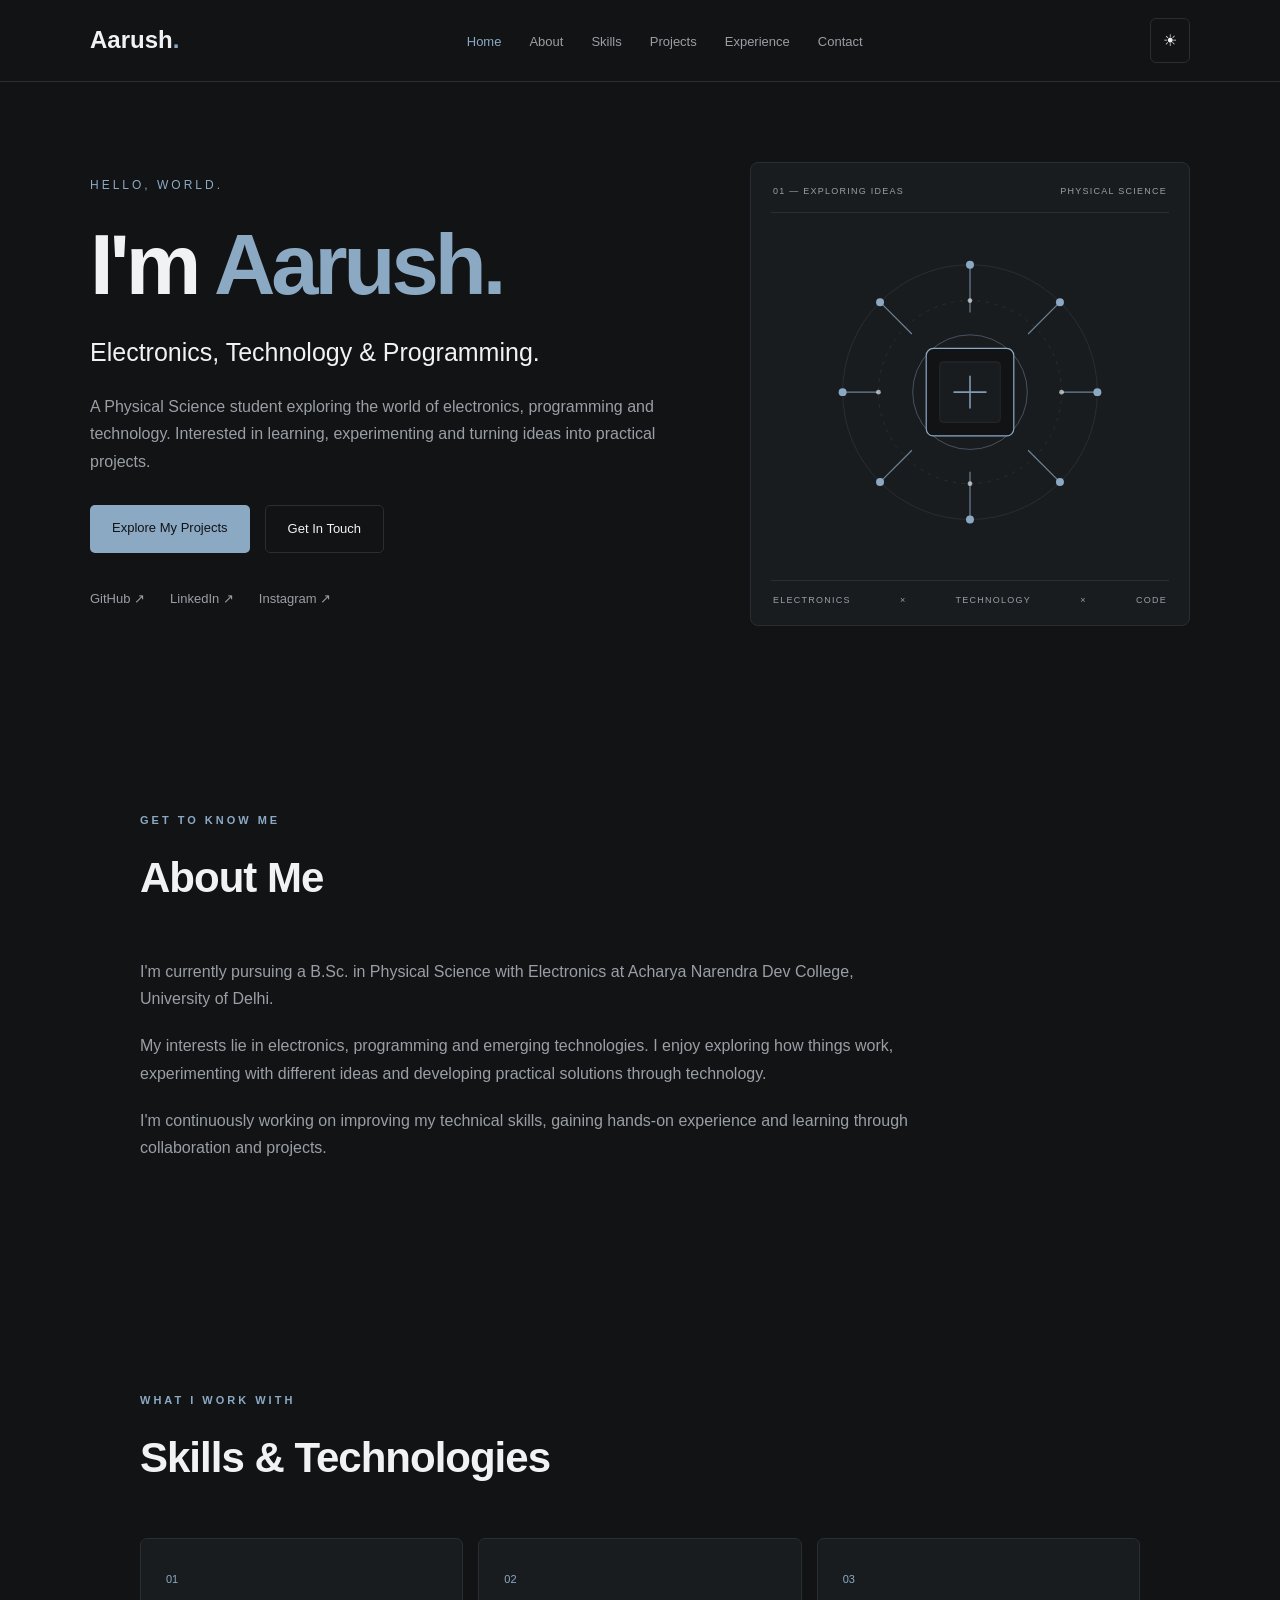
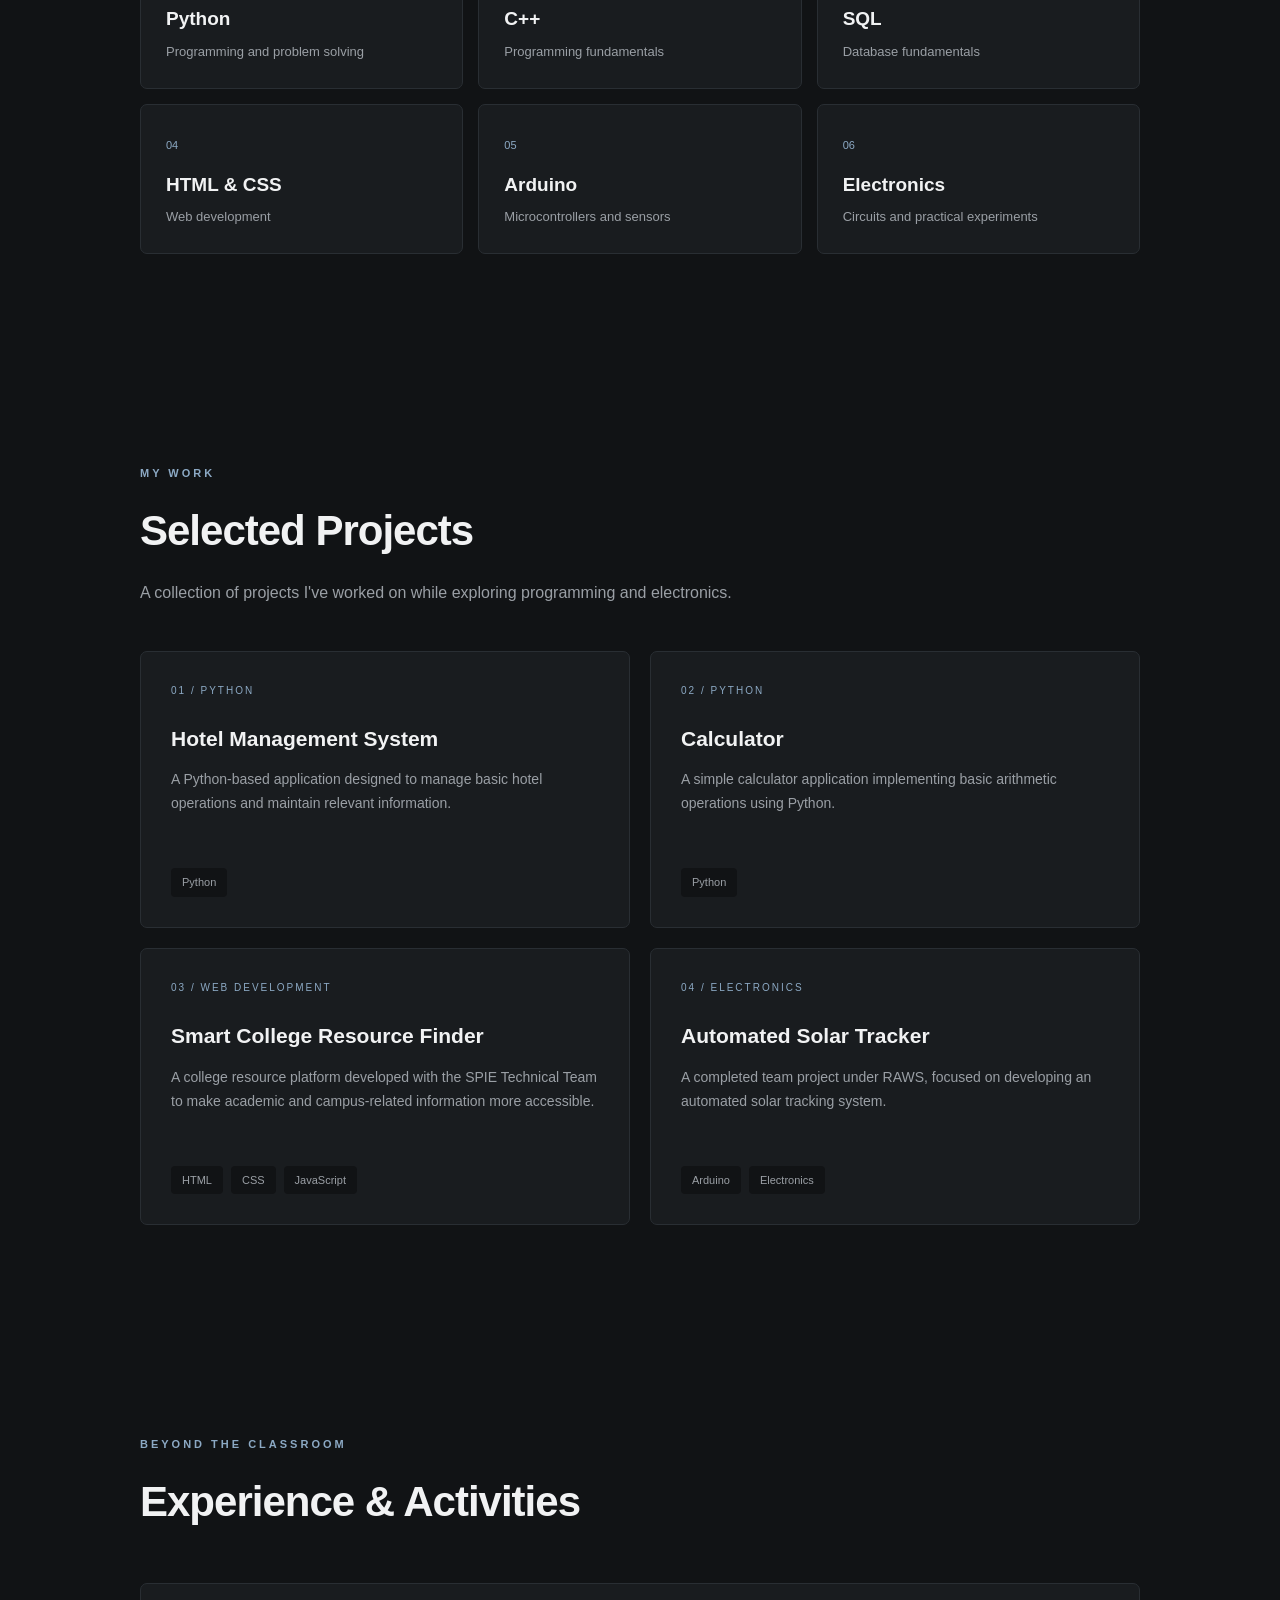
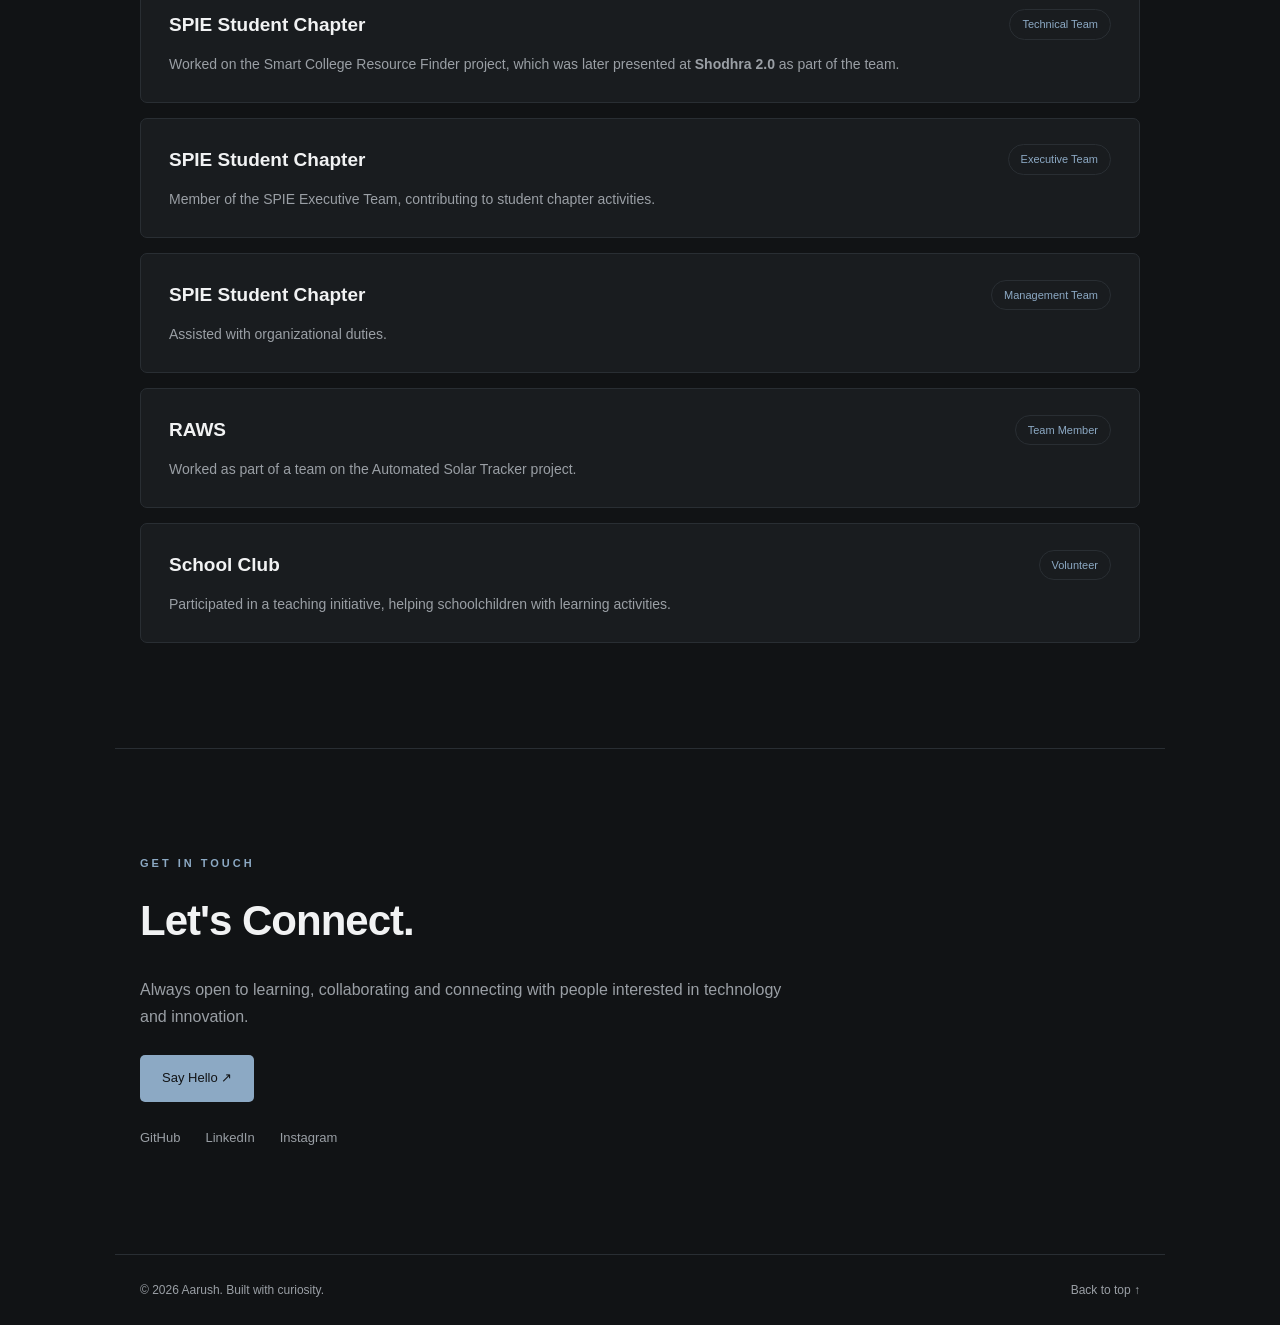
<file: index.html>
<!DOCTYPE html>
<html lang="en">

<head>
    <meta charset="UTF-8">
    <meta name="viewport" content="width=device-width, initial-scale=1.0">

    <meta name="description" content="Aarush's personal portfolio showcasing projects, skills, and experience in electronics and technology.">

    <title>Aarush | Personal Portfolio</title>

    <link rel="stylesheet" href="style.css">
</head>

<body>

    <!-- NAVIGATION -->
    <header>
        <nav class="navbar">

            <a href="#home" class="logo">Aarush<span>.</span></a>

            <ul class="nav-links" id="nav-links">
                <li><a href="#home">Home</a></li>
                <li><a href="#about">About</a></li>
                <li><a href="#skills">Skills</a></li>
                <li><a href="#projects">Projects</a></li>
                <li><a href="#experience">Experience</a></li>
                <li><a href="#contact">Contact</a></li>
            </ul>

            <div class="nav-actions">

                <button id="theme-toggle" aria-label="Toggle theme">
                    ☀
                </button>

                <button class="menu-toggle" id="menu-toggle"
                    aria-label="Toggle navigation" aria-expanded="false">
                    ☰
                </button>

            </div>

        </nav>
    </header>


    <main>

        <!-- HOME -->
        <section id="home" class="home section">

            <div class="home-inner">

                <div class="home-content reveal">
                    <p class="greeting">HELLO, WORLD.</p>

                    <h1>I'm <span>Aarush.</span></h1>

                    <h2>Electronics, Technology &amp; Programming.</h2>

                    <p class="intro">
                        A Physical Science student exploring the world
                        of electronics, programming and technology.
                        Interested in learning, experimenting and
                        turning ideas into practical projects.
                    </p>

                    <div class="home-buttons">
                        <a href="#projects" class="btn primary-btn">
                            Explore My Projects
                        </a>

                        <a href="#contact" class="btn secondary-btn">
                            Get In Touch
                        </a>
                    </div>

                    <div class="social-links">
                        <a href="https://github.com/17aar" target="_blank"
                           rel="noopener noreferrer">GitHub ↗</a>
                        <a href="https://www.linkedin.com/in/17aar/" target="_blank"
                           rel="noopener noreferrer">LinkedIn ↗</a>
                        <a href="https://www.instagram.com/17aarush/" target="_blank"
                           rel="noopener noreferrer">Instagram ↗</a>
                    </div>
                </div>

                <div class="hero-art reveal" aria-label="Abstract electronics-inspired geometric illustration">
                    <div class="art-topline">
                        <span>01 — EXPLORING IDEAS</span>
                        <span>PHYSICAL SCIENCE</span>
                    </div>

                    <svg class="circuit-art" viewBox="0 0 500 440"
                         role="img" aria-labelledby="circuit-title"
                         xmlns="http://www.w3.org/2000/svg">
                        <title id="circuit-title">Abstract circuit and geometric illustration</title>

                        <circle cx="250" cy="215" r="160" class="orbit orbit-one"/>
                        <circle cx="250" cy="215" r="115" class="orbit orbit-two"/>
                        <circle cx="250" cy="215" r="72" class="orbit orbit-three"/>

                        <g class="circuit-lines">
                            <path d="M250 55 V115 M250 315 V375"/>
                            <path d="M90 215 H135 M365 215 H410"/>
                            <path d="M137 102 L177 142 M323 288 L363 328"/>
                            <path d="M137 328 L177 288 M323 142 L363 102"/>
                        </g>

                        <rect x="195" y="160" width="110" height="110"
                              rx="9" class="chip"/>
                        <rect x="212" y="177" width="76" height="76"
                              rx="4" class="chip-inner"/>
                        <path d="M230 215 H270 M250 195 V235" class="chip-detail"/>

                        <g class="nodes">
                            <circle cx="250" cy="55" r="5"/>
                            <circle cx="250" cy="375" r="5"/>
                            <circle cx="90" cy="215" r="5"/>
                            <circle cx="410" cy="215" r="5"/>
                            <circle cx="137" cy="102" r="5"/>
                            <circle cx="363" cy="328" r="5"/>
                            <circle cx="137" cy="328" r="5"/>
                            <circle cx="363" cy="102" r="5"/>
                        </g>

                        <g class="small-points">
                            <circle cx="250" cy="100" r="3"/>
                            <circle cx="250" cy="330" r="3"/>
                            <circle cx="135" cy="215" r="3"/>
                            <circle cx="365" cy="215" r="3"/>
                        </g>
                    </svg>

                    <div class="art-bottomline">
                        <span>ELECTRONICS</span>
                        <span>×</span>
                        <span>TECHNOLOGY</span>
                        <span>×</span>
                        <span>CODE</span>
                    </div>
                </div>

            </div>
        </section>


        <!-- ABOUT -->
        <section id="about" class="section">

            <div class="section-heading reveal">
                <p class="section-label">GET TO KNOW ME</p>
                <h2>About Me</h2>
            </div>

            <div class="about-content reveal">

                <p>
                    I'm currently pursuing a B.Sc. in Physical Science
                    with Electronics at Acharya Narendra Dev College,
                    University of Delhi.
                </p>

                <p>
                    My interests lie in electronics, programming and
                    emerging technologies. I enjoy exploring how
                    things work, experimenting with different ideas
                    and developing practical solutions through
                    technology.
                </p>

                <p>
                    I'm continuously working on improving my
                    technical skills, gaining hands-on experience
                    and learning through collaboration and projects.
                </p>

            </div>

        </section>


        <!-- SKILLS -->
        <section id="skills" class="section">

            <div class="section-heading reveal">
                <p class="section-label">WHAT I WORK WITH</p>
                <h2>Skills & Technologies</h2>
            </div>

            <div class="skills-grid reveal">

                <div class="skill-card">
                    <span>01</span>
                    <h3>Python</h3>
                    <p>Programming and problem solving</p>
                </div>

                <div class="skill-card">
                    <span>02</span>
                    <h3>C++</h3>
                    <p>Programming fundamentals</p>
                </div>

                <div class="skill-card">
                    <span>03</span>
                    <h3>SQL</h3>
                    <p>Database fundamentals</p>
                </div>

                <div class="skill-card">
                    <span>04</span>
                    <h3>HTML & CSS</h3>
                    <p>Web development</p>
                </div>

                <div class="skill-card">
                    <span>05</span>
                    <h3>Arduino</h3>
                    <p>Microcontrollers and sensors</p>
                </div>

                <div class="skill-card">
                    <span>06</span>
                    <h3>Electronics</h3>
                    <p>Circuits and practical experiments</p>
                </div>

            </div>

        </section>


        <!-- PROJECTS -->
        <section id="projects" class="section">

            <div class="section-heading reveal">
                <p class="section-label">MY WORK</p>
                <h2>Selected Projects</h2>
                <p class="section-description">
                    A collection of projects I've worked on
                    while exploring programming and electronics.
                </p>
            </div>

            <div class="projects-grid reveal">

                <article class="project-card">

                    <div class="project-number">01 / PYTHON</div>

                    <h3>Hotel Management System</h3>

                    <p>
                        A Python-based application designed to
                        manage basic hotel operations and
                        maintain relevant information.
                    </p>

                    <div class="tags">
                        <span>Python</span>
                    </div>

                </article>


                <article class="project-card">

                    <div class="project-number">02 / PYTHON</div>

                    <h3>Calculator</h3>

                    <p>
                        A simple calculator application
                        implementing basic arithmetic
                        operations using Python.
                    </p>

                    <div class="tags">
                        <span>Python</span>
                    </div>

                </article>


                <article class="project-card">

                    <div class="project-number">03 / WEB DEVELOPMENT</div>

                    <h3>Smart College Resource Finder</h3>

                    <p>
                        A college resource platform developed
                        with the SPIE Technical Team to make
                        academic and campus-related information
                        more accessible.
                    </p>

                    <div class="tags">
                        <span>HTML</span>
                        <span>CSS</span>
                        <span>JavaScript</span>
                    </div>

                </article>


                <article class="project-card">

                    <div class="project-number">04 / ELECTRONICS</div>

                    <h3>Automated Solar Tracker</h3>

                    <p>
                        A completed team project under RAWS,
                        focused on developing an automated
                        solar tracking system.
                    </p>

                    <div class="tags">
                        <span>Arduino</span>
                        <span>Electronics</span>
                    </div>

                </article>

            </div>

        </section>


        <!-- EXPERIENCE -->
        <section id="experience" class="section">

            <div class="section-heading reveal">
                <p class="section-label">BEYOND THE CLASSROOM</p>
                <h2>Experience & Activities</h2>
            </div>

            <div class="experience-list reveal">


                <!-- SPIE TECH -->
                <article class="experience-card">

                    <div class="experience-top">
                        <h3>SPIE Student Chapter</h3>
                        <span class="experience-type">Technical Team</span>
                    </div>

                    <p>
                        Worked on the Smart College Resource Finder
                        project, which was later presented at
                        <strong>Shodhra 2.0</strong> as part of the team.
                    </p>

                </article>


                <!-- SPIE EXECUTIVE -->
                <article class="experience-card">

                    <div class="experience-top">
                        <h3>SPIE Student Chapter</h3>
                        <span class="experience-type">Executive Team</span>
                    </div>

                    <p>
                        Member of the SPIE Executive Team,
                        contributing to student chapter activities.
                    </p>

                </article>


                <!-- SPIE MANAGEMENT -->
                <article class="experience-card">

                    <div class="experience-top">
                        <h3>SPIE Student Chapter</h3>
                        <span class="experience-type">Management Team</span>
                    </div>

                    <p>
                        Assisted with organizational duties.
                    </p>

                </article>


                <!-- RAWS -->
                <article class="experience-card">

                    <div class="experience-top">
                        <h3>RAWS</h3>
                        <span class="experience-type">Team Member</span>
                    </div>

                    <p>
                        Worked as part of a team on the
                        Automated Solar Tracker project.
                    </p>

                </article>


                <!-- SCHOOL CLUB -->
                <article class="experience-card">

                    <div class="experience-top">
                        <h3>School Club</h3>
                        <span class="experience-type">Volunteer</span>
                    </div>

                    <p>
                        Participated in a teaching initiative,
                        helping schoolchildren with learning activities.
                    </p>

                </article>

            </div>

        </section>


        <!-- CONTACT -->
        <section id="contact" class="section">

            <div class="contact-content reveal">

                <p class="section-label">GET IN TOUCH</p>

                <h2>Let's Connect.</h2>

                <p>
                    Always open to learning, collaborating
                    and connecting with people interested
                    in technology and innovation.
                </p>

                <a href="mailto:aarush.pokhriyal.17@gmail.com" class="btn primary-btn">
                    Say Hello ↗
                </a>

                <div class="contact-socials">

                    <a href="https://github.com/17aar" target="_blank"
                        rel="noopener noreferrer">GitHub</a>

                    <a href="https://www.linkedin.com/in/17aar/" target="_blank"
                        rel="noopener noreferrer">LinkedIn</a>

                    <a href="https://www.instagram.com/17aarush/" target="_blank"
                        rel="noopener noreferrer">Instagram</a>

                </div>

            </div>

        </section>

    </main>


    <!-- FOOTER -->
    <footer>

        <p>© <span id="year"></span> Aarush. Built with curiosity.</p>

        <a href="#home">Back to top ↑</a>

    </footer>


    <script src="script.js"></script>

</body>
</html>
</file>
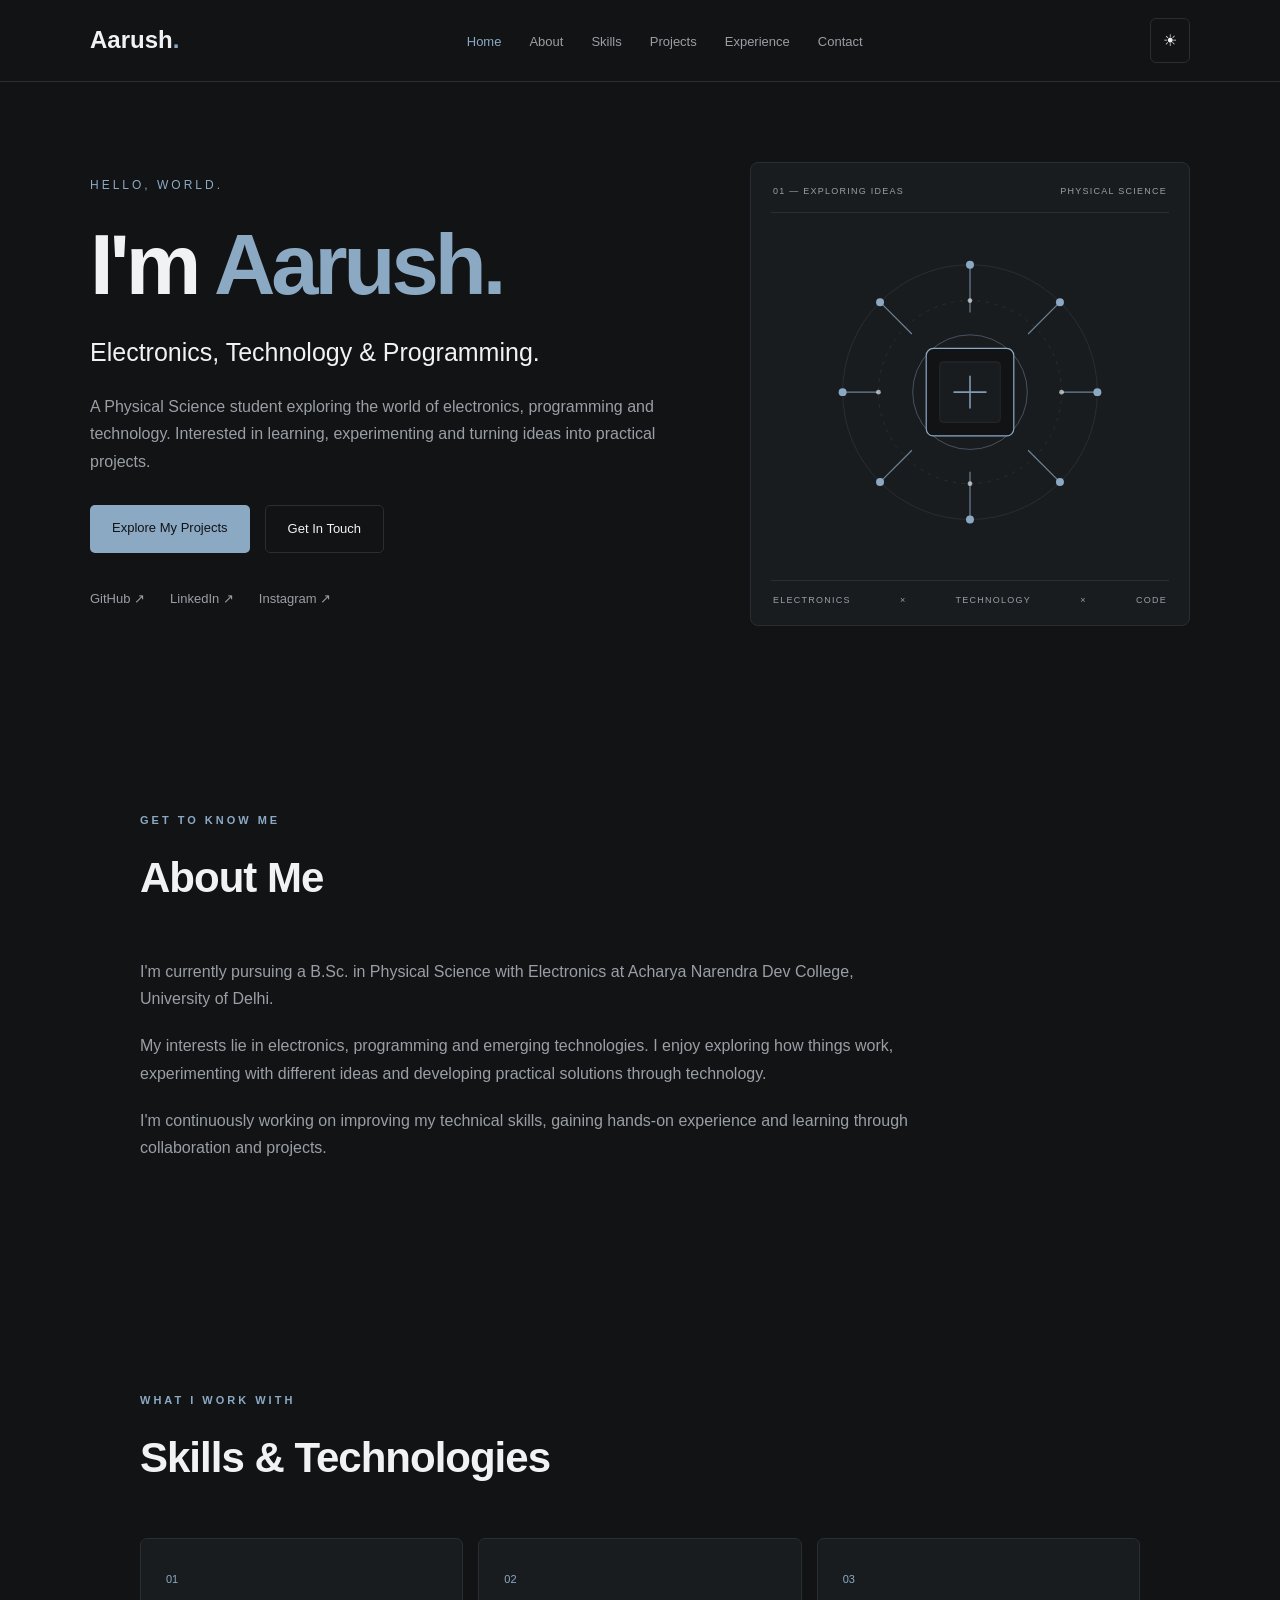
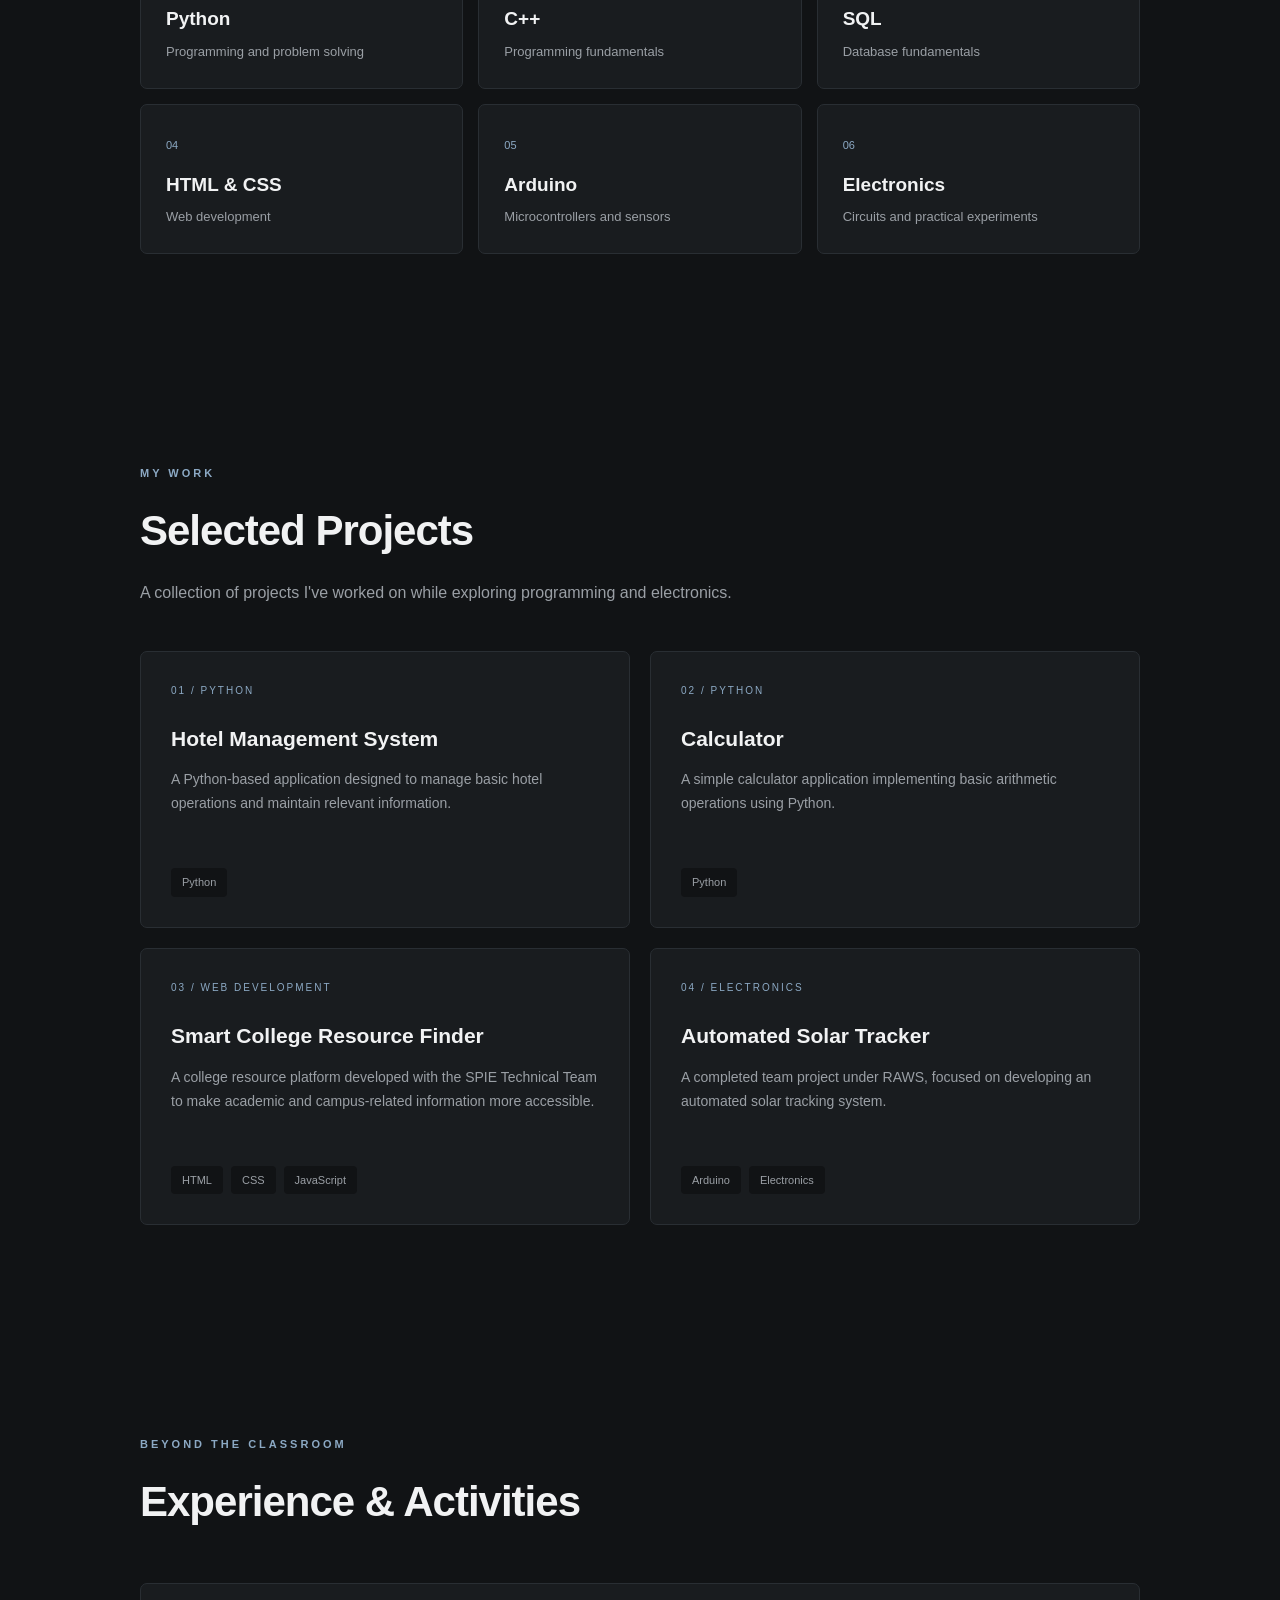
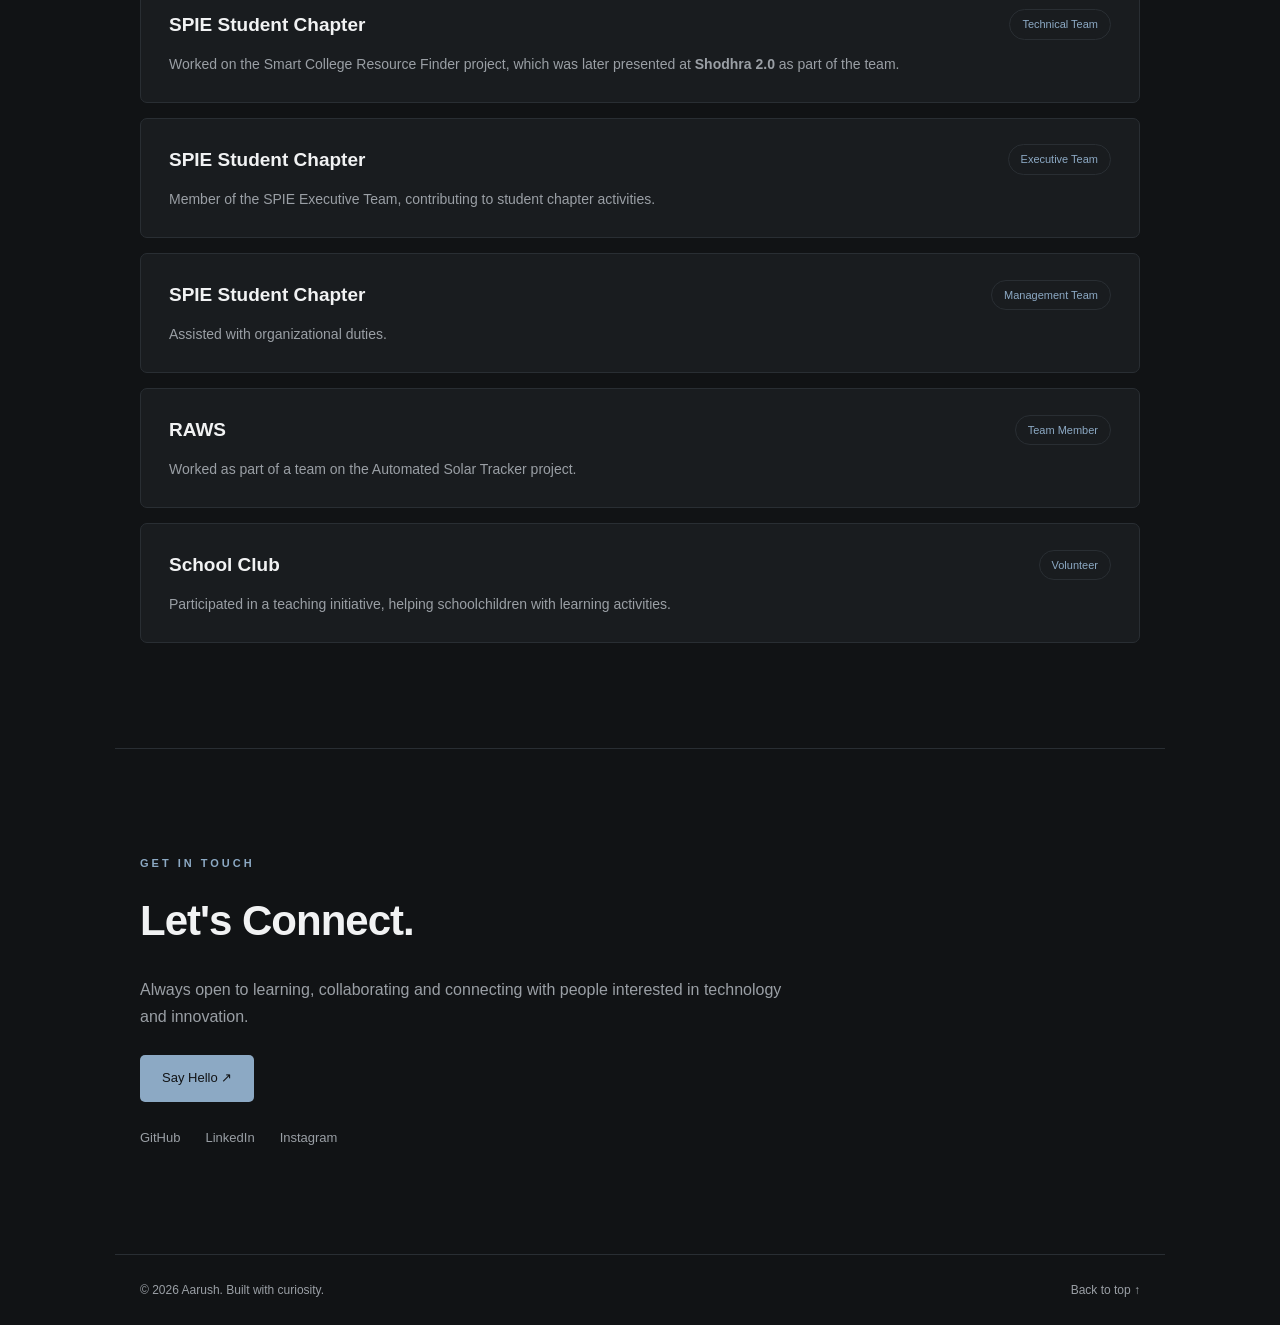
<file: index(1).html>
<!DOCTYPE html>
<html lang="en">

<head>
    <meta charset="UTF-8">
    <meta name="viewport" content="width=device-width, initial-scale=1.0">

    <meta name="description" content="Aarush's personal portfolio showcasing projects, skills, and experience in electronics and technology.">

    <title>Aarush | Personal Portfolio</title>

    <link rel="stylesheet" href="style.css">
</head>

<body>

    <!-- NAVIGATION -->
    <header>
        <nav class="navbar">

            <a href="#home" class="logo">Aarush<span>.</span></a>

            <ul class="nav-links" id="nav-links">
                <li><a href="#home">Home</a></li>
                <li><a href="#about">About</a></li>
                <li><a href="#skills">Skills</a></li>
                <li><a href="#projects">Projects</a></li>
                <li><a href="#experience">Experience</a></li>
                <li><a href="#contact">Contact</a></li>
            </ul>

            <div class="nav-actions">

                <button id="theme-toggle" aria-label="Toggle theme">
                    ☀
                </button>

                <button class="menu-toggle" id="menu-toggle"
                    aria-label="Toggle navigation" aria-expanded="false">
                    ☰
                </button>

            </div>

        </nav>
    </header>


    <main>

        <!-- HOME -->
        <section id="home" class="home section">

            <div class="home-inner">

                <div class="home-content reveal">
                    <p class="greeting">HELLO, WORLD.</p>

                    <h1>I'm <span>Aarush.</span></h1>

                    <h2>Electronics, Technology &amp; Programming.</h2>

                    <p class="intro">
                        A Physical Science student exploring the world
                        of electronics, programming and technology.
                        Interested in learning, experimenting and
                        turning ideas into practical projects.
                    </p>

                    <div class="home-buttons">
                        <a href="#projects" class="btn primary-btn">
                            Explore My Projects
                        </a>

                        <a href="#contact" class="btn secondary-btn">
                            Get In Touch
                        </a>
                    </div>

                    <div class="social-links">
                        <a href="https://github.com/17aar" target="_blank"
                           rel="noopener noreferrer">GitHub ↗</a>
                        <a href="https://www.linkedin.com/in/17aar/" target="_blank"
                           rel="noopener noreferrer">LinkedIn ↗</a>
                        <a href="https://www.instagram.com/17aarush/" target="_blank"
                           rel="noopener noreferrer">Instagram ↗</a>
                    </div>
                </div>

                <div class="hero-art reveal" aria-label="Abstract electronics-inspired geometric illustration">
                    <div class="art-topline">
                        <span>01 — EXPLORING IDEAS</span>
                        <span>PHYSICAL SCIENCE</span>
                    </div>

                    <svg class="circuit-art" viewBox="0 0 500 440"
                         role="img" aria-labelledby="circuit-title"
                         xmlns="http://www.w3.org/2000/svg">
                        <title id="circuit-title">Abstract circuit and geometric illustration</title>

                        <circle cx="250" cy="215" r="160" class="orbit orbit-one"/>
                        <circle cx="250" cy="215" r="115" class="orbit orbit-two"/>
                        <circle cx="250" cy="215" r="72" class="orbit orbit-three"/>

                        <g class="circuit-lines">
                            <path d="M250 55 V115 M250 315 V375"/>
                            <path d="M90 215 H135 M365 215 H410"/>
                            <path d="M137 102 L177 142 M323 288 L363 328"/>
                            <path d="M137 328 L177 288 M323 142 L363 102"/>
                        </g>

                        <rect x="195" y="160" width="110" height="110"
                              rx="9" class="chip"/>
                        <rect x="212" y="177" width="76" height="76"
                              rx="4" class="chip-inner"/>
                        <path d="M230 215 H270 M250 195 V235" class="chip-detail"/>

                        <g class="nodes">
                            <circle cx="250" cy="55" r="5"/>
                            <circle cx="250" cy="375" r="5"/>
                            <circle cx="90" cy="215" r="5"/>
                            <circle cx="410" cy="215" r="5"/>
                            <circle cx="137" cy="102" r="5"/>
                            <circle cx="363" cy="328" r="5"/>
                            <circle cx="137" cy="328" r="5"/>
                            <circle cx="363" cy="102" r="5"/>
                        </g>

                        <g class="small-points">
                            <circle cx="250" cy="100" r="3"/>
                            <circle cx="250" cy="330" r="3"/>
                            <circle cx="135" cy="215" r="3"/>
                            <circle cx="365" cy="215" r="3"/>
                        </g>
                    </svg>

                    <div class="art-bottomline">
                        <span>ELECTRONICS</span>
                        <span>×</span>
                        <span>TECHNOLOGY</span>
                        <span>×</span>
                        <span>CODE</span>
                    </div>
                </div>

            </div>
        </section>


        <!-- ABOUT -->
        <section id="about" class="section">

            <div class="section-heading reveal">
                <p class="section-label">GET TO KNOW ME</p>
                <h2>About Me</h2>
            </div>

            <div class="about-content reveal">

                <p>
                    I'm currently pursuing a B.Sc. in Physical Science
                    with Electronics at Acharya Narendra Dev College,
                    University of Delhi.
                </p>

                <p>
                    My interests lie in electronics, programming and
                    emerging technologies. I enjoy exploring how
                    things work, experimenting with different ideas
                    and developing practical solutions through
                    technology.
                </p>

                <p>
                    I'm continuously working on improving my
                    technical skills, gaining hands-on experience
                    and learning through collaboration and projects.
                </p>

            </div>

        </section>


        <!-- SKILLS -->
        <section id="skills" class="section">

            <div class="section-heading reveal">
                <p class="section-label">WHAT I WORK WITH</p>
                <h2>Skills & Technologies</h2>
            </div>

            <div class="skills-grid reveal">

                <div class="skill-card">
                    <span>01</span>
                    <h3>Python</h3>
                    <p>Programming and problem solving</p>
                </div>

                <div class="skill-card">
                    <span>02</span>
                    <h3>C++</h3>
                    <p>Programming fundamentals</p>
                </div>

                <div class="skill-card">
                    <span>03</span>
                    <h3>SQL</h3>
                    <p>Database fundamentals</p>
                </div>

                <div class="skill-card">
                    <span>04</span>
                    <h3>HTML & CSS</h3>
                    <p>Web development</p>
                </div>

                <div class="skill-card">
                    <span>05</span>
                    <h3>Arduino</h3>
                    <p>Microcontrollers and sensors</p>
                </div>

                <div class="skill-card">
                    <span>06</span>
                    <h3>Electronics</h3>
                    <p>Circuits and practical experiments</p>
                </div>

            </div>

        </section>


        <!-- PROJECTS -->
        <section id="projects" class="section">

            <div class="section-heading reveal">
                <p class="section-label">MY WORK</p>
                <h2>Selected Projects</h2>
                <p class="section-description">
                    A collection of projects I've worked on
                    while exploring programming and electronics.
                </p>
            </div>

            <div class="projects-grid reveal">

                <article class="project-card">

                    <div class="project-number">01 / PYTHON</div>

                    <h3>Hotel Management System</h3>

                    <p>
                        A Python-based application designed to
                        manage basic hotel operations and
                        maintain relevant information.
                    </p>

                    <div class="tags">
                        <span>Python</span>
                    </div>

                </article>


                <article class="project-card">

                    <div class="project-number">02 / PYTHON</div>

                    <h3>Calculator</h3>

                    <p>
                        A simple calculator application
                        implementing basic arithmetic
                        operations using Python.
                    </p>

                    <div class="tags">
                        <span>Python</span>
                    </div>

                </article>


                <article class="project-card">

                    <div class="project-number">03 / WEB DEVELOPMENT</div>

                    <h3>Smart College Resource Finder</h3>

                    <p>
                        A college resource platform developed
                        with the SPIE Technical Team to make
                        academic and campus-related information
                        more accessible.
                    </p>

                    <div class="tags">
                        <span>HTML</span>
                        <span>CSS</span>
                        <span>JavaScript</span>
                    </div>

                </article>


                <article class="project-card">

                    <div class="project-number">04 / ELECTRONICS</div>

                    <h3>Automated Solar Tracker</h3>

                    <p>
                        A completed team project under RAWS,
                        focused on developing an automated
                        solar tracking system.
                    </p>

                    <div class="tags">
                        <span>Arduino</span>
                        <span>Electronics</span>
                    </div>

                </article>

            </div>

        </section>


        <!-- EXPERIENCE -->
        <section id="experience" class="section">

            <div class="section-heading reveal">
                <p class="section-label">BEYOND THE CLASSROOM</p>
                <h2>Experience & Activities</h2>
            </div>

            <div class="experience-list reveal">


                <!-- SPIE TECH -->
                <article class="experience-card">

                    <div class="experience-top">
                        <h3>SPIE Student Chapter</h3>
                        <span class="experience-type">Technical Team</span>
                    </div>

                    <p>
                        Worked on the Smart College Resource Finder
                        project, which was later presented at
                        <strong>Shodhra 2.0</strong> as part of the team.
                    </p>

                </article>


                <!-- SPIE EXECUTIVE -->
                <article class="experience-card">

                    <div class="experience-top">
                        <h3>SPIE Student Chapter</h3>
                        <span class="experience-type">Executive Team</span>
                    </div>

                    <p>
                        Member of the SPIE Executive Team,
                        contributing to student chapter activities.
                    </p>

                </article>


                <!-- SPIE MANAGEMENT -->
                <article class="experience-card">

                    <div class="experience-top">
                        <h3>SPIE Student Chapter</h3>
                        <span class="experience-type">Management Team</span>
                    </div>

                    <p>
                        Assisted with organizational duties.
                    </p>

                </article>


                <!-- RAWS -->
                <article class="experience-card">

                    <div class="experience-top">
                        <h3>RAWS</h3>
                        <span class="experience-type">Team Member</span>
                    </div>

                    <p>
                        Worked as part of a team on the
                        Automated Solar Tracker project.
                    </p>

                </article>


                <!-- SCHOOL CLUB -->
                <article class="experience-card">

                    <div class="experience-top">
                        <h3>School Club</h3>
                        <span class="experience-type">Volunteer</span>
                    </div>

                    <p>
                        Participated in a teaching initiative,
                        helping schoolchildren with learning activities.
                    </p>

                </article>

            </div>

        </section>


        <!-- CONTACT -->
        <section id="contact" class="section">

            <div class="contact-content reveal">

                <p class="section-label">GET IN TOUCH</p>

                <h2>Let's Connect.</h2>

                <p>
                    Always open to learning, collaborating
                    and connecting with people interested
                    in technology and innovation.
                </p>

                <a href="mailto:aarush.pokhriyal.17@gmail.com" class="btn primary-btn">
                    Say Hello ↗
                </a>

                <div class="contact-socials">

                    <a href="https://github.com/17aar" target="_blank"
                        rel="noopener noreferrer">GitHub</a>

                    <a href="https://www.linkedin.com/in/17aar/" target="_blank"
                        rel="noopener noreferrer">LinkedIn</a>

                    <a href="https://www.instagram.com/17aarush/" target="_blank"
                        rel="noopener noreferrer">Instagram</a>

                </div>

            </div>

        </section>

    </main>


    <!-- FOOTER -->
    <footer>

        <p>© <span id="year"></span> Aarush. Built with curiosity.</p>

        <a href="#home">Back to top ↑</a>

    </footer>


    <script src="script.js"></script>

</body>
</html>
</file>
<file: style.css>
/* GENERAL SETTINGS */

* {
    margin: 0;
    padding: 0;
    box-sizing: border-box;
}

:root {
    --bg: #111315;
    --surface: #191c1f;
    --text: #f1f2f3;
    --muted: #9a9fa5;
    --accent: #8ca9c4;
    --border: #292e33;
}

body.light-theme {
    --bg: #f7f8fa;
    --surface: #ffffff;
    --text: #20252b;
    --muted: #68717c;
    --accent: #426b91;
    --border: #e1e5e9;
}

html {
    scroll-behavior: smooth;
    scroll-padding-top: 90px;
}

body {
    font-family: Arial, Helvetica, sans-serif;
    background: var(--bg);
    color: var(--text);
    line-height: 1.7;
    transition: background 0.3s, color 0.3s;
}

a {
    color: inherit;
    text-decoration: none;
}

button {
    font: inherit;
}


/* NAVIGATION */

header {
    position: sticky;
    top: 0;
    z-index: 1000;
    background: var(--bg);
    border-bottom: 1px solid var(--border);
}

.navbar {
    max-width: 1150px;
    margin: auto;
    padding: 18px 25px;

    display: flex;
    justify-content: space-between;
    align-items: center;
}

.logo {
    font-size: 24px;
    font-weight: 700;
}

.logo span {
    color: var(--accent);
}

.nav-links {
    display: flex;
    gap: 28px;
    list-style: none;
}

.nav-links a {
    font-size: 13px;
    color: var(--muted);
    transition: color 0.3s;
}

.nav-links a:hover,
.nav-links a.active {
    color: var(--accent);
}

.nav-actions {
    display: flex;
    align-items: center;
    gap: 12px;
}

#theme-toggle,
.menu-toggle {
    background: transparent;
    border: 1px solid var(--border);
    color: var(--text);
    padding: 8px 12px;
    border-radius: 6px;
    cursor: pointer;
}

.menu-toggle {
    display: none;
}


/* COMMON SECTIONS */

.section {
    max-width: 1050px;
    margin: auto;
    padding: 105px 25px;
}

.section-heading {
    margin-bottom: 45px;
}

.section-label {
    color: var(--accent);
    font-size: 11px;
    letter-spacing: 3px;
    font-weight: bold;
    margin-bottom: 12px;
}

.section-heading h2,
.contact-content h2 {
    font-size: clamp(30px, 5vw, 42px);
    letter-spacing: -1px;
}

.section-description {
    color: var(--muted);
    margin-top: 12px;
}


/* HOME */

.home {
    min-height: 570px;
    display: flex;
    align-items: center;
}

.home-content {
    max-width: 720px;
}

.greeting {
    color: var(--accent);
    letter-spacing: 3px;
    font-size: 12px;
    margin-bottom: 18px;
}

.home h1 {
    font-size: clamp(55px, 9vw, 85px);
    line-height: 1.2;
    letter-spacing: -4px;
}

.home h1 span {
    color: var(--accent);
}

.home h2 {
    font-size: clamp(18px, 3vw, 25px);
    font-weight: 400;
    margin: 15px 0;
}

.intro {
    max-width: 600px;
    color: var(--muted);
    margin: 20px 0 30px;
}

.home-buttons {
    display: flex;
    flex-wrap: wrap;
    gap: 15px;
}

.btn {
    display: inline-block;
    padding: 12px 22px;
    border-radius: 5px;
    font-size: 13px;
    transition: 0.3s;
}

.primary-btn {
    background: var(--accent);
    color: #111315;
}

.primary-btn:hover {
    opacity: 0.8;
    transform: translateY(-3px);
}

.secondary-btn {
    border: 1px solid var(--border);
}

.secondary-btn:hover {
    border-color: var(--accent);
}

.social-links {
    display: flex;
    gap: 25px;
    margin-top: 35px;
}

.social-links a,
.contact-socials a {
    font-size: 13px;
    color: var(--muted);
    transition: color 0.3s;
}

.social-links a:hover,
.contact-socials a:hover {
    color: var(--accent);
}


/* ABOUT */

.about-content {
    max-width: 780px;
}

.about-content p {
    color: var(--muted);
    margin-bottom: 20px;
    font-size: 16px;
}


/* SKILLS */

.skills-grid {
    display: grid;
    grid-template-columns: repeat(3, 1fr);
    gap: 15px;
}

.skill-card {
    padding: 25px;
    background: var(--surface);
    border: 1px solid var(--border);
    border-radius: 7px;
    transition: 0.3s;
}

.skill-card:hover {
    transform: translateY(-5px);
    border-color: var(--accent);
}

.skill-card span {
    font-size: 11px;
    color: var(--accent);
}

.skill-card h3 {
    margin: 12px 0 5px;
    font-size: 19px;
}

.skill-card p {
    font-size: 13px;
    color: var(--muted);
}


/* PROJECTS */

.projects-grid {
    display: grid;
    grid-template-columns: repeat(2, 1fr);
    gap: 20px;
}

.project-card {
    padding: 30px;
    background: var(--surface);
    border: 1px solid var(--border);
    border-radius: 7px;
    transition: 0.3s;
}

.project-card:hover {
    transform: translateY(-5px);
    border-color: var(--accent);
}

.project-number {
    color: var(--accent);
    font-size: 10px;
    letter-spacing: 2px;
    margin-bottom: 22px;
}

.project-card h3 {
    font-size: 21px;
    margin-bottom: 12px;
}

.project-card p {
    color: var(--muted);
    font-size: 14px;
    min-height: 75px;
}

.tags {
    display: flex;
    flex-wrap: wrap;
    gap: 8px;
    margin-top: 25px;
}

.tags span {
    padding: 5px 11px;
    background: var(--bg);
    color: var(--muted);
    border-radius: 4px;
    font-size: 11px;
}


/* EXPERIENCE */

.experience-list {
    display: flex;
    flex-direction: column;
    gap: 15px;
}

.experience-card {
    padding: 25px 28px;
    border: 1px solid var(--border);
    background: var(--surface);
    border-radius: 7px;
    transition: 0.3s;
}

.experience-card:hover {
    border-color: var(--accent);
}

.experience-top {
    display: flex;
    justify-content: space-between;
    align-items: center;
    gap: 15px;
    flex-wrap: wrap;
    margin-bottom: 12px;
}

.experience-top h3 {
    font-size: 19px;
}

.experience-type {
    font-size: 11px;
    color: var(--accent);
    border: 1px solid var(--border);
    padding: 5px 12px;
    border-radius: 20px;
}

.experience-card p {
    color: var(--muted);
    font-size: 14px;
}


/* CONTACT */

#contact {
    border-top: 1px solid var(--border);
}

.contact-content {
    max-width: 650px;
}

.contact-content h2 {
    margin-bottom: 20px;
}

.contact-content > p:not(.section-label) {
    color: var(--muted);
    margin-bottom: 25px;
}

.contact-socials {
    display: flex;
    gap: 25px;
    margin-top: 25px;
}


/* FOOTER */

footer {
    max-width: 1050px;
    margin: auto;
    padding: 25px;
    border-top: 1px solid var(--border);

    display: flex;
    justify-content: space-between;
    gap: 15px;
    flex-wrap: wrap;

    color: var(--muted);
    font-size: 12px;
}

footer a:hover {
    color: var(--accent);
}


/* ANIMATIONS */

.reveal {
    opacity: 0;
    transform: translateY(20px);
    transition: opacity 0.7s ease, transform 0.7s ease;
}

.reveal.visible {
    opacity: 1;
    transform: translateY(0);
}


/* RESPONSIVE DESIGN */

@media (max-width: 800px) {

    .nav-links {
        gap: 15px;
    }

    .nav-links a {
        font-size: 11px;
    }

    .skills-grid {
        grid-template-columns: repeat(2, 1fr);
    }

}

@media (max-width: 650px) {

    .navbar {
        padding: 15px 20px;
    }

    .menu-toggle {
        display: block;
    }

    .nav-links {
        display: none;
        position: absolute;
        top: 65px;
        left: 0;
        width: 100%;

        flex-direction: column;
        gap: 0;

        background: var(--bg);
        border-bottom: 1px solid var(--border);
        padding: 10px 20px;
    }

    .nav-links.show {
        display: flex;
    }

    .nav-links li a {
        display: block;
        padding: 12px 5px;
        font-size: 14px;
    }

    .section {
        padding: 75px 22px;
    }

    .home {
        min-height: 520px;
    }

    .home h1 {
        letter-spacing: -2px;
    }

    .skills-grid,
    .projects-grid {
        grid-template-columns: 1fr;
    }

    .project-card p {
        min-height: auto;
    }

    .experience-top {
        align-items: flex-start;
        flex-direction: column;
    }

}

@media (prefers-reduced-motion: reduce) {

    *,
    *::before,
    *::after {
        scroll-behavior: auto !important;
        transition-duration: 0.01ms !important;
        animation-duration: 0.01ms !important;
    }

    .reveal {
        opacity: 1;
        transform: none;
    }

}

/* =========================================
   HOMEPAGE REFINEMENT — ABSTRACT VISUAL
   ========================================= */

.home {
    max-width: 1150px;
    min-height: 620px;
    padding-top: 80px;
    padding-bottom: 80px;
}

.home-inner {
    width: 100%;
    display: grid;
    grid-template-columns: minmax(0, 1.12fr) minmax(300px, 0.88fr);
    align-items: center;
    gap: clamp(35px, 5vw, 65px);
}

.home-content {
    max-width: 650px;
}

.home .intro {
    max-width: 570px;
}

.hero-art {
    width: 100%;
    max-width: 440px;
    justify-self: end;
    padding: 18px 20px 14px;
    border: 1px solid var(--border);
    border-radius: 8px;
    background: var(--surface);
    overflow: hidden;
}

.art-topline,
.art-bottomline {
    display: flex;
    justify-content: space-between;
    align-items: center;
    gap: 8px;
    color: var(--muted);
    font-size: 9px;
    letter-spacing: 1.25px;
}

.art-topline {
    padding: 3px 2px 13px;
    border-bottom: 1px solid var(--border);
}

.art-bottomline {
    padding: 12px 2px 3px;
    border-top: 1px solid var(--border);
}

.circuit-art {
    display: block;
    width: 100%;
    height: auto;
    margin: 8px auto;
}

.orbit {
    fill: none;
    stroke: var(--border);
    stroke-width: 1.25;
}

.orbit-two {
    stroke-dasharray: 4 7;
    transform-box: view-box;
    transform-origin: 250px 215px;
    animation: circuit-orbit 42s linear infinite;
}

.orbit-three {
    stroke: var(--accent);
    opacity: 0.38;
}

.circuit-lines {
    fill: none;
    stroke: var(--accent);
    stroke-width: 1.5;
    opacity: 0.72;
}

.chip {
    fill: var(--bg);
    stroke: var(--accent);
    stroke-width: 1.5;
}

.chip-inner {
    fill: var(--surface);
    stroke: var(--border);
    stroke-width: 1;
}

.chip-detail {
    fill: none;
    stroke: var(--accent);
    stroke-width: 2;
    stroke-linecap: round;
    opacity: 0.9;
}

.nodes {
    fill: var(--accent);
}

.small-points {
    fill: var(--text);
    opacity: 0.65;
}

@keyframes circuit-orbit {
    to {
        transform: rotate(360deg);
    }
}

.hero-art {
    animation: art-drift 8s ease-in-out infinite;
}

@keyframes art-drift {
    0%, 100% { transform: translateY(0); }
    50% { transform: translateY(-6px); }
}

.social-links a {
    position: relative;
    padding-bottom: 3px;
}

.social-links a::after {
    content: "";
    position: absolute;
    left: 0;
    bottom: 0;
    width: 0;
    height: 1px;
    background: var(--accent);
    transition: width 0.25s ease;
}

.social-links a:hover::after {
    width: 100%;
}

@media (max-width: 800px) {
    .home {
        min-height: auto;
    }

    .home-inner {
        grid-template-columns: 1fr;
        gap: 48px;
    }

    .hero-art {
        justify-self: center;
        max-width: 410px;
    }
}

@media (max-width: 650px) {
    .home {
        padding-top: 75px;
        padding-bottom: 75px;
    }

    .home-inner {
        gap: 42px;
    }

    .hero-art {
        max-width: 360px;
        padding: 14px;
    }

    .art-topline,
    .art-bottomline {
        font-size: 8px;
        letter-spacing: 0.9px;
    }
}

@media (prefers-reduced-motion: reduce) {
    .hero-art,
    .orbit-two {
        animation: none !important;
    }
}
</file>
